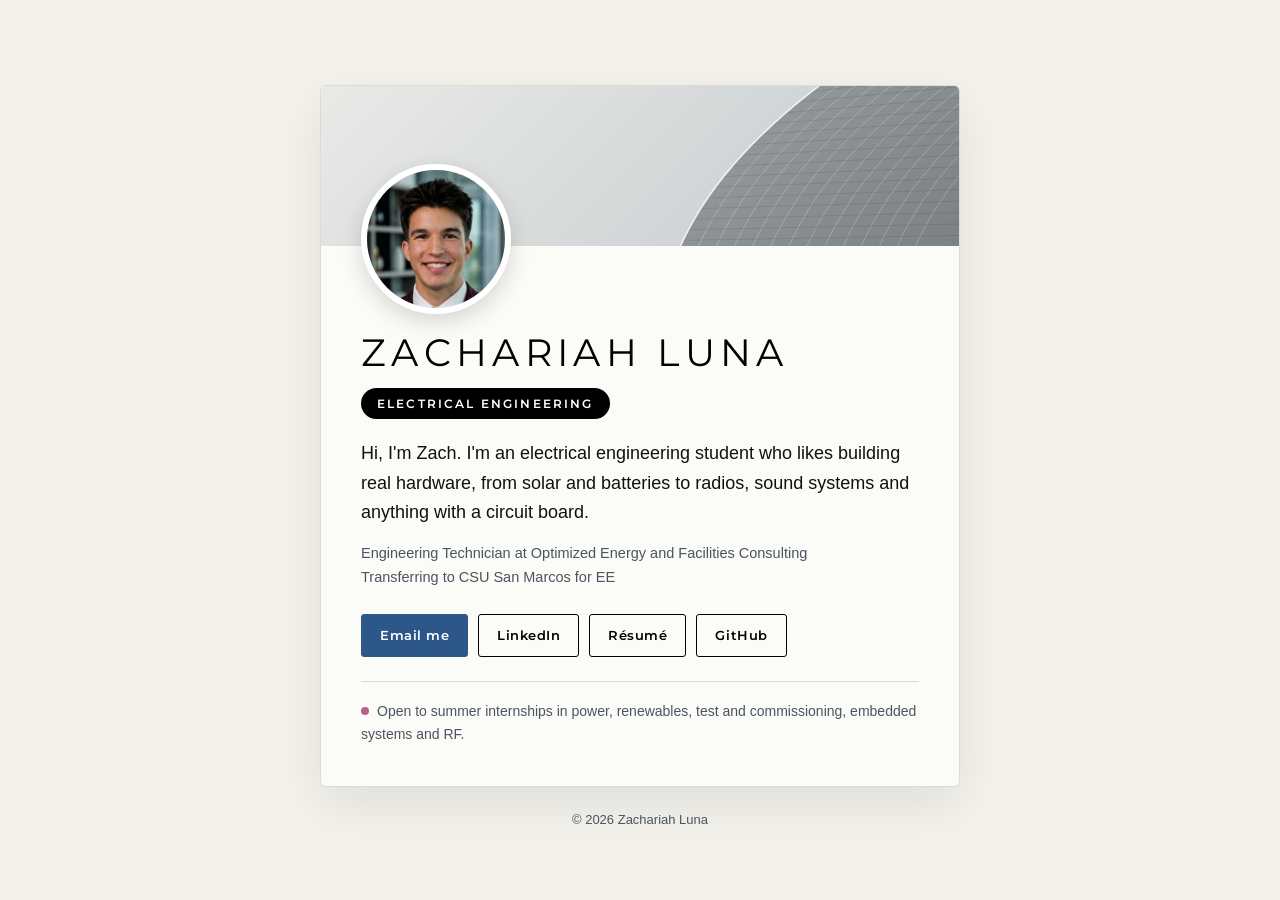
<file: index.html>
<!DOCTYPE html>
<html lang="en">
<head>
  <meta charset="utf-8">
  <meta name="viewport" content="width=device-width, initial-scale=1">
  <title>Zachariah Luna — Electrical Engineering</title>
  <meta name="description" content="Electrical engineering student building hardware: power electronics, renewables, embedded systems, RF and audio.">
  <meta property="og:title" content="Zachariah Luna — Electrical Engineering">
  <meta property="og:description" content="Electrical engineering student building hardware: power electronics, renewables, embedded systems, RF and audio.">
  <link rel="icon" href="assets/favicon.svg" type="image/svg+xml">
  <link rel="preconnect" href="https://fonts.googleapis.com">
  <link rel="preconnect" href="https://fonts.gstatic.com" crossorigin>
  <link rel="stylesheet" href="https://fonts.googleapis.com/css2?family=Montserrat:wght@400;500;600;700&display=swap">
  <link rel="stylesheet" href="css/style.css">
</head>
<body class="card-page">
  <main class="bcard">
    <div class="bcard-banner" aria-hidden="true"></div>
    <img class="bcard-photo" src="assets/img/profile.jpg" alt="Zachariah Luna" width="150" height="150">
    <div class="bcard-body">
      <h1 class="bcard-name">Zachariah Luna</h1>
      <p class="pill">Electrical Engineering</p>
      <p class="bcard-hello">Hi, I'm Zach. I'm an electrical engineering student who likes building real hardware, from solar and batteries to radios, sound systems and anything with a circuit board.</p>
      <p class="bcard-role">Engineering Technician at Optimized Energy and Facilities Consulting<br>Transferring to CSU San Marcos for EE</p>
      <div class="bcard-links">
        <a class="btn primary" href="mailto:your.email@example.com">Email me</a>
        <a class="btn" href="https://www.linkedin.com/in/zachariah-luna-01328830b/">LinkedIn</a>
        <a class="btn" href="assets/resume.pdf">Résumé</a>
        <a class="btn" href="https://github.com/YOUR-GITHUB-USERNAME">GitHub</a>
      </div>
      <p class="bcard-note">Open to summer internships in power, renewables, test and commissioning, embedded systems and RF.</p>
    </div>
  </main>
  <p class="bcard-foot">&copy; 2026 Zachariah Luna</p>
</body>
</html>
</file>
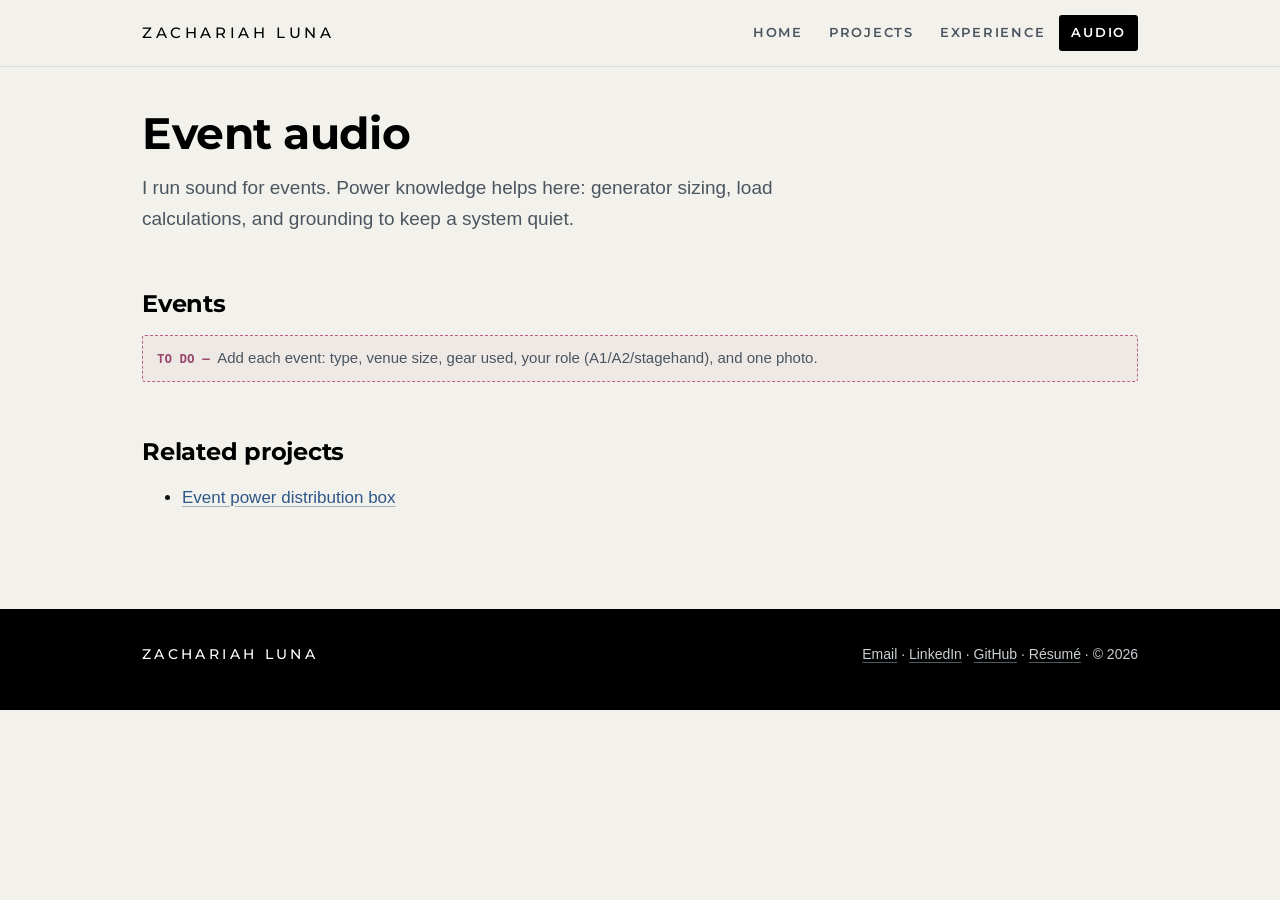
<file: audio.html>
<!DOCTYPE html>
<html lang="en">
<head>
  <meta charset="utf-8">
  <meta name="viewport" content="width=device-width, initial-scale=1">
  <title>Audio — Zachariah Luna</title>
  <meta name="description" content="Event sound and production work.">
  <meta property="og:title" content="Audio — Zachariah Luna">
  <meta property="og:description" content="Event sound and production work.">
  <link rel="icon" href="assets/favicon.svg" type="image/svg+xml">
  <link rel="preconnect" href="https://fonts.googleapis.com">
  <link rel="preconnect" href="https://fonts.gstatic.com" crossorigin>
  <link rel="stylesheet" href="https://fonts.googleapis.com/css2?family=Montserrat:wght@400;500;600;700&display=swap">
  <link rel="stylesheet" href="css/style.css">
</head>
<body>
  <header class="site-header">
    <div class="wrap">
      <a class="brand" href="index.html">Zachariah Luna</a>
      <nav class="nav" aria-label="Main">
      <a href="index.html">Home</a>
      <a href="projects.html">Projects</a>
      <a href="experience.html">Experience</a>
      <a href="audio.html" aria-current="page">Audio</a>
      </nav>
    </div>
  </header>

  <main class="wrap">

    <h1>Event audio</h1>
    <p class="lede">I run sound for events. Power knowledge helps here: generator sizing, load calculations, and grounding to keep a system quiet.</p>

    <h2>Events</h2>
    <p class="todo">Add each event: type, venue size, gear used, your role (A1/A2/stagehand), and one photo.</p>

    <h2>Related projects</h2>
    <ul>
      <li><a href="projects/event-power-box.html">Event power distribution box</a></li>
    </ul>
  </main>

  <footer class="site-footer">
    <div class="wrap">
      <span class="sig">Zachariah Luna</span>
      <span><a href="mailto:your.email@example.com">Email</a> &middot; <a href="https://www.linkedin.com/in/zachariah-luna-01328830b/">LinkedIn</a> &middot; <a href="https://github.com/YOUR-GITHUB-USERNAME">GitHub</a> &middot; <a href="assets/resume.pdf">Résumé</a> &middot; &copy; 2026</span>
    </div>
  </footer>
</body>
</html>
</file>
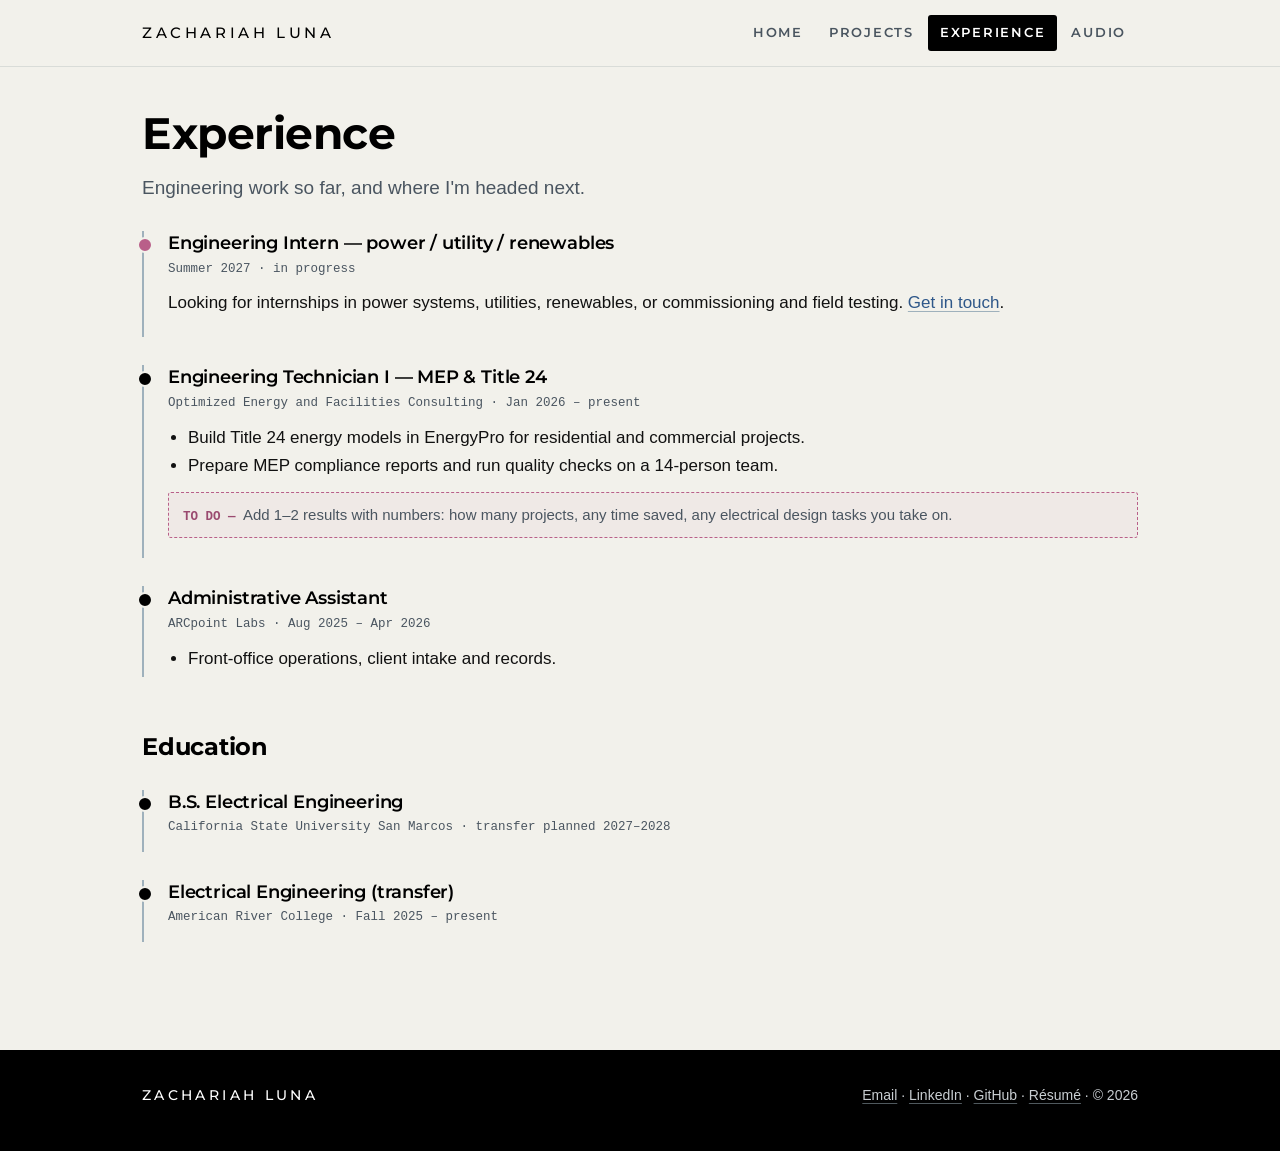
<file: experience.html>
<!DOCTYPE html>
<html lang="en">
<head>
  <meta charset="utf-8">
  <meta name="viewport" content="width=device-width, initial-scale=1">
  <title>Experience — Zachariah Luna</title>
  <meta name="description" content="Work experience in MEP engineering and Title 24 energy modeling.">
  <meta property="og:title" content="Experience — Zachariah Luna">
  <meta property="og:description" content="Work experience in MEP engineering and Title 24 energy modeling.">
  <link rel="icon" href="assets/favicon.svg" type="image/svg+xml">
  <link rel="preconnect" href="https://fonts.googleapis.com">
  <link rel="preconnect" href="https://fonts.gstatic.com" crossorigin>
  <link rel="stylesheet" href="https://fonts.googleapis.com/css2?family=Montserrat:wght@400;500;600;700&display=swap">
  <link rel="stylesheet" href="css/style.css">
</head>
<body>
  <header class="site-header">
    <div class="wrap">
      <a class="brand" href="index.html">Zachariah Luna</a>
      <nav class="nav" aria-label="Main">
      <a href="index.html">Home</a>
      <a href="projects.html">Projects</a>
      <a href="experience.html" aria-current="page">Experience</a>
      <a href="audio.html">Audio</a>
      </nav>
    </div>
  </header>

  <main class="wrap">

    <h1>Experience</h1>
    <p class="lede">Engineering work so far, and where I'm headed next.</p>

    <div class="job future">
      <h3>Engineering Intern — power / utility / renewables</h3>
      <p class="when">Summer 2027 &middot; in progress</p>
      <p>Looking for internships in power systems, utilities, renewables, or commissioning and field testing. <a href="mailto:your.email@example.com">Get in touch</a>.</p>
    </div>

    <div class="job">
      <h3>Engineering Technician I — MEP &amp; Title 24</h3>
      <p class="when">Optimized Energy and Facilities Consulting &middot; Jan 2026 – present</p>
      <ul>
        <li>Build Title 24 energy models in EnergyPro for residential and commercial projects.</li>
        <li>Prepare MEP compliance reports and run quality checks on a 14-person team.</li>
      </ul>
      <p class="todo">Add 1–2 results with numbers: how many projects, any time saved, any electrical design tasks you take on.</p>
    </div>

    <div class="job">
      <h3>Administrative Assistant</h3>
      <p class="when">ARCpoint Labs &middot; Aug 2025 – Apr 2026</p>
      <ul><li>Front-office operations, client intake and records.</li></ul>
    </div>

    <h2>Education</h2>
    <div class="job">
      <h3>B.S. Electrical Engineering</h3>
      <p class="when">California State University San Marcos &middot; transfer planned 2027–2028</p>
    </div>
    <div class="job">
      <h3>Electrical Engineering (transfer)</h3>
      <p class="when">American River College &middot; Fall 2025 – present</p>
    </div>
  </main>

  <footer class="site-footer">
    <div class="wrap">
      <span class="sig">Zachariah Luna</span>
      <span><a href="mailto:your.email@example.com">Email</a> &middot; <a href="https://www.linkedin.com/in/zachariah-luna-01328830b/">LinkedIn</a> &middot; <a href="https://github.com/YOUR-GITHUB-USERNAME">GitHub</a> &middot; <a href="assets/resume.pdf">Résumé</a> &middot; &copy; 2026</span>
    </div>
  </footer>
</body>
</html>
</file>
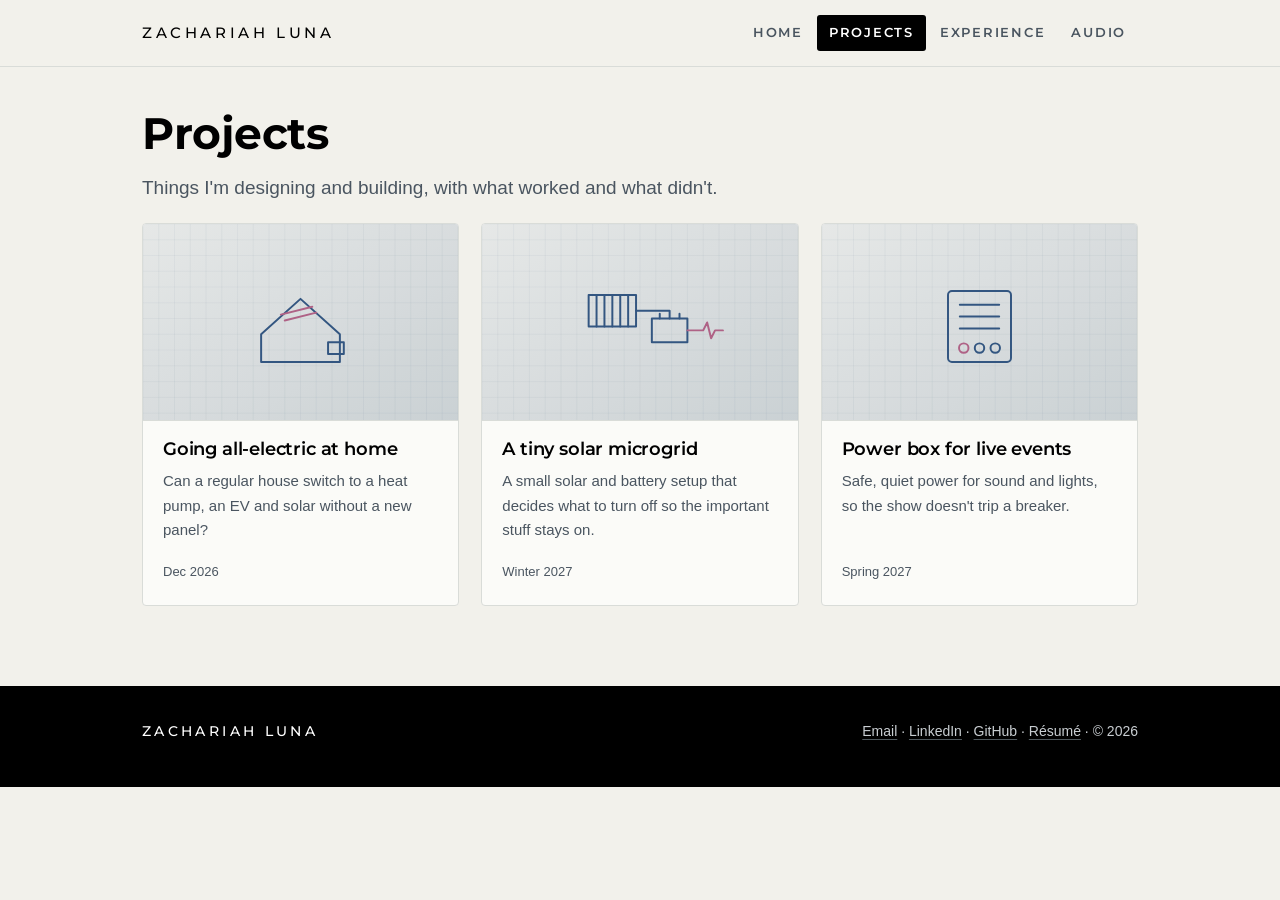
<file: projects.html>
<!DOCTYPE html>
<html lang="en">
<head>
  <meta charset="utf-8">
  <meta name="viewport" content="width=device-width, initial-scale=1">
  <title>Projects — Zachariah Luna</title>
  <meta name="description" content="Engineering projects: building electrification, a solar microgrid, event power distribution.">
  <meta property="og:title" content="Projects — Zachariah Luna">
  <meta property="og:description" content="Engineering projects: building electrification, a solar microgrid, event power distribution.">
  <link rel="icon" href="assets/favicon.svg" type="image/svg+xml">
  <link rel="preconnect" href="https://fonts.googleapis.com">
  <link rel="preconnect" href="https://fonts.gstatic.com" crossorigin>
  <link rel="stylesheet" href="https://fonts.googleapis.com/css2?family=Montserrat:wght@400;500;600;700&display=swap">
  <link rel="stylesheet" href="css/style.css">
</head>
<body>
  <header class="site-header">
    <div class="wrap">
      <a class="brand" href="index.html">Zachariah Luna</a>
      <nav class="nav" aria-label="Main">
      <a href="index.html">Home</a>
      <a href="projects.html" aria-current="page">Projects</a>
      <a href="experience.html">Experience</a>
      <a href="audio.html">Audio</a>
      </nav>
    </div>
  </header>

  <main class="wrap">
    <h1>Projects</h1>
    <p class="lede">Things I'm designing and building, with what worked and what didn't.</p>

    <div class="cards">
      <a class="card" href="projects/residential-electrification.html">
        <img src="assets/img/electrification.svg" alt="" loading="lazy" width="800" height="500">
        <div class="card-body"><h3>Going all-electric at home</h3><p>Can a regular house switch to a heat pump, an EV and solar without a new panel?</p><span class="when">Dec 2026</span></div>
      </a>
      <a class="card" href="projects/dc-microgrid.html">
        <img src="assets/img/microgrid.svg" alt="" loading="lazy" width="800" height="500">
        <div class="card-body"><h3>A tiny solar microgrid</h3><p>A small solar and battery setup that decides what to turn off so the important stuff stays on.</p><span class="when">Winter 2027</span></div>
      </a>
      <a class="card" href="projects/event-power-box.html">
        <img src="assets/img/powerbox.svg" alt="" loading="lazy" width="800" height="500">
        <div class="card-body"><h3>Power box for live events</h3><p>Safe, quiet power for sound and lights, so the show doesn't trip a breaker.</p><span class="when">Spring 2027</span></div>
      </a>
    </div>
  </main>

  <footer class="site-footer">
    <div class="wrap">
      <span class="sig">Zachariah Luna</span>
      <span><a href="mailto:your.email@example.com">Email</a> &middot; <a href="https://www.linkedin.com/in/zachariah-luna-01328830b/">LinkedIn</a> &middot; <a href="https://github.com/YOUR-GITHUB-USERNAME">GitHub</a> &middot; <a href="assets/resume.pdf">Résumé</a> &middot; &copy; 2026</span>
    </div>
  </footer>
</body>
</html>
</file>
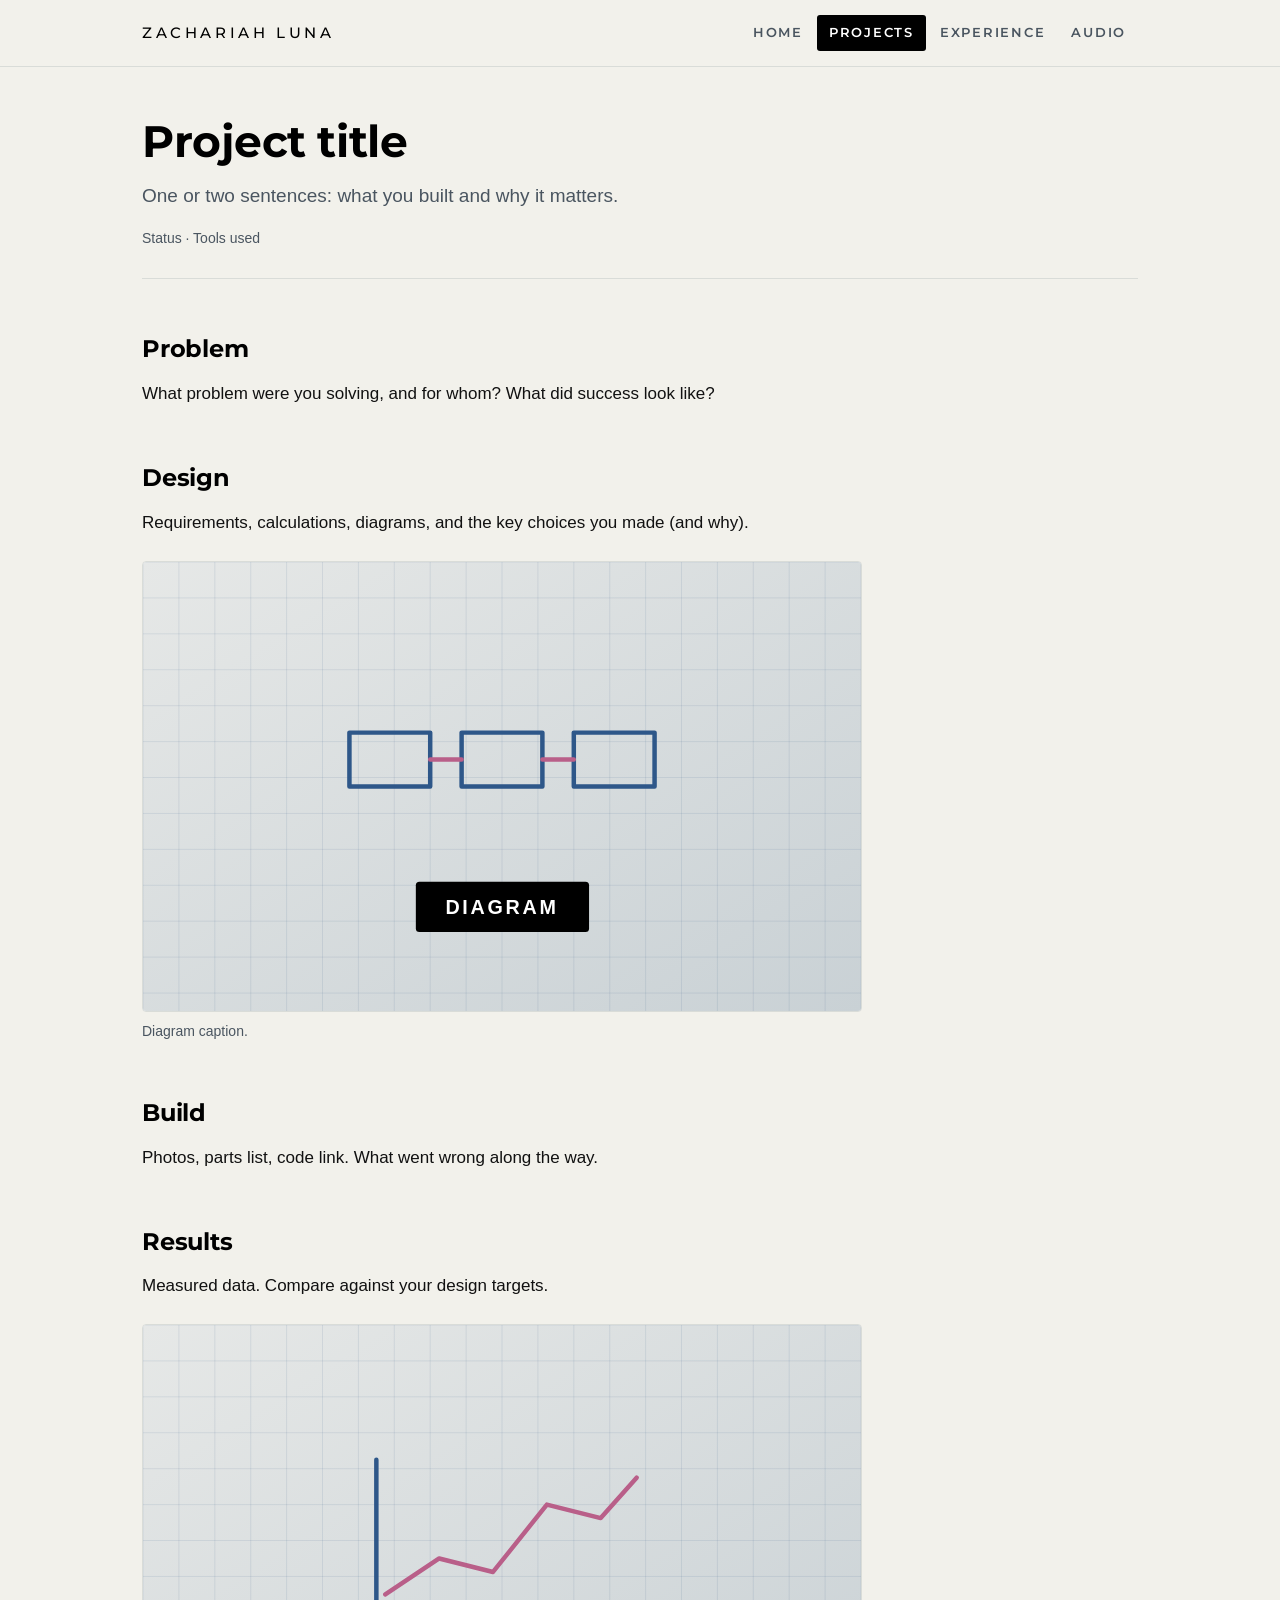
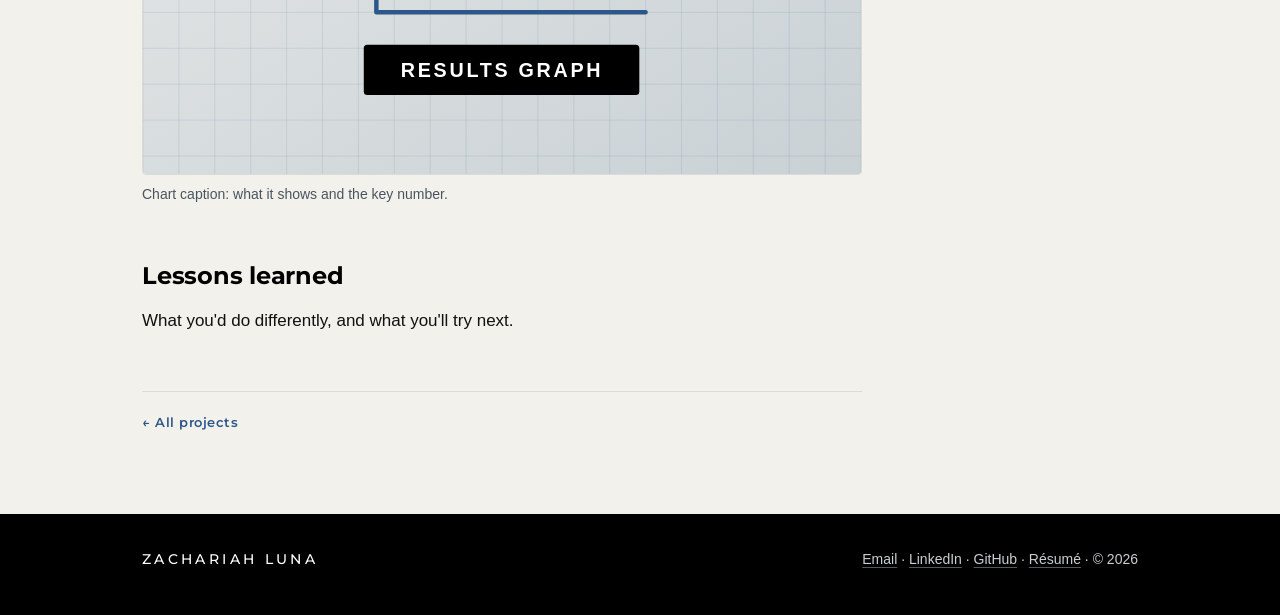
<file: projects/_template.html>
<!DOCTYPE html>
<html lang="en">
<head>
  <meta charset="utf-8">
  <meta name="viewport" content="width=device-width, initial-scale=1">
  <title>Project title — Zachariah Luna</title>
  <meta name="description" content="One or two sentences: what you built and why it matters.">
  <meta property="og:title" content="Project title — Zachariah Luna">
  <meta property="og:description" content="One or two sentences: what you built and why it matters.">
  <link rel="icon" href="../assets/favicon.svg" type="image/svg+xml">
  <link rel="preconnect" href="https://fonts.googleapis.com">
  <link rel="preconnect" href="https://fonts.gstatic.com" crossorigin>
  <link rel="stylesheet" href="https://fonts.googleapis.com/css2?family=Montserrat:wght@400;500;600;700&display=swap">
  <link rel="stylesheet" href="../css/style.css">
</head>
<body>
  <header class="site-header">
    <div class="wrap">
      <a class="brand" href="../index.html">Zachariah Luna</a>
      <nav class="nav" aria-label="Main">
      <a href="../index.html">Home</a>
      <a href="../projects.html" aria-current="page">Projects</a>
      <a href="../experience.html">Experience</a>
      <a href="../audio.html">Audio</a>
      </nav>
    </div>
  </header>

  <main class="wrap">
    <header class="project-head">
      <h1>Project title</h1>
      <p class="lede">One or two sentences: what you built and why it matters.</p>
      <p class="meta-line">Status &middot; Tools used</p>
    </header>

    <article class="article">
      <h2 id="problem">Problem</h2>
      <p>What problem were you solving, and for whom? What did success look like?</p>
      <h2 id="design">Design</h2>
      <p>Requirements, calculations, diagrams, and the key choices you made (and why).</p>
      <figure><img src="../assets/img/diagram-placeholder.svg" alt="Diagram caption." loading="lazy" width="800" height="500"><figcaption>Diagram caption.</figcaption></figure>
      <h2 id="build">Build</h2>
      <p>Photos, parts list, code link. What went wrong along the way.</p>
      <h2 id="results">Results</h2>
      <p>Measured data. Compare against your design targets.</p>
      <figure><img src="../assets/img/chart-placeholder.svg" alt="Chart caption: what it shows and the key number." loading="lazy" width="800" height="500"><figcaption>Chart caption: what it shows and the key number.</figcaption></figure>
      <h2 id="lessons-learned">Lessons learned</h2>
      <p>What you'd do differently, and what you'll try next.</p>

      <nav class="pager" aria-label="Project navigation"><a href="../projects.html">&larr; All projects</a><span></span></nav>
    </article>
  </main>

  <footer class="site-footer">
    <div class="wrap">
      <span class="sig">Zachariah Luna</span>
      <span><a href="mailto:your.email@example.com">Email</a> &middot; <a href="https://www.linkedin.com/in/zachariah-luna-01328830b/">LinkedIn</a> &middot; <a href="https://github.com/YOUR-GITHUB-USERNAME">GitHub</a> &middot; <a href="../assets/resume.pdf">Résumé</a> &middot; &copy; 2026</span>
    </div>
  </footer>
</body>
</html>
</file>
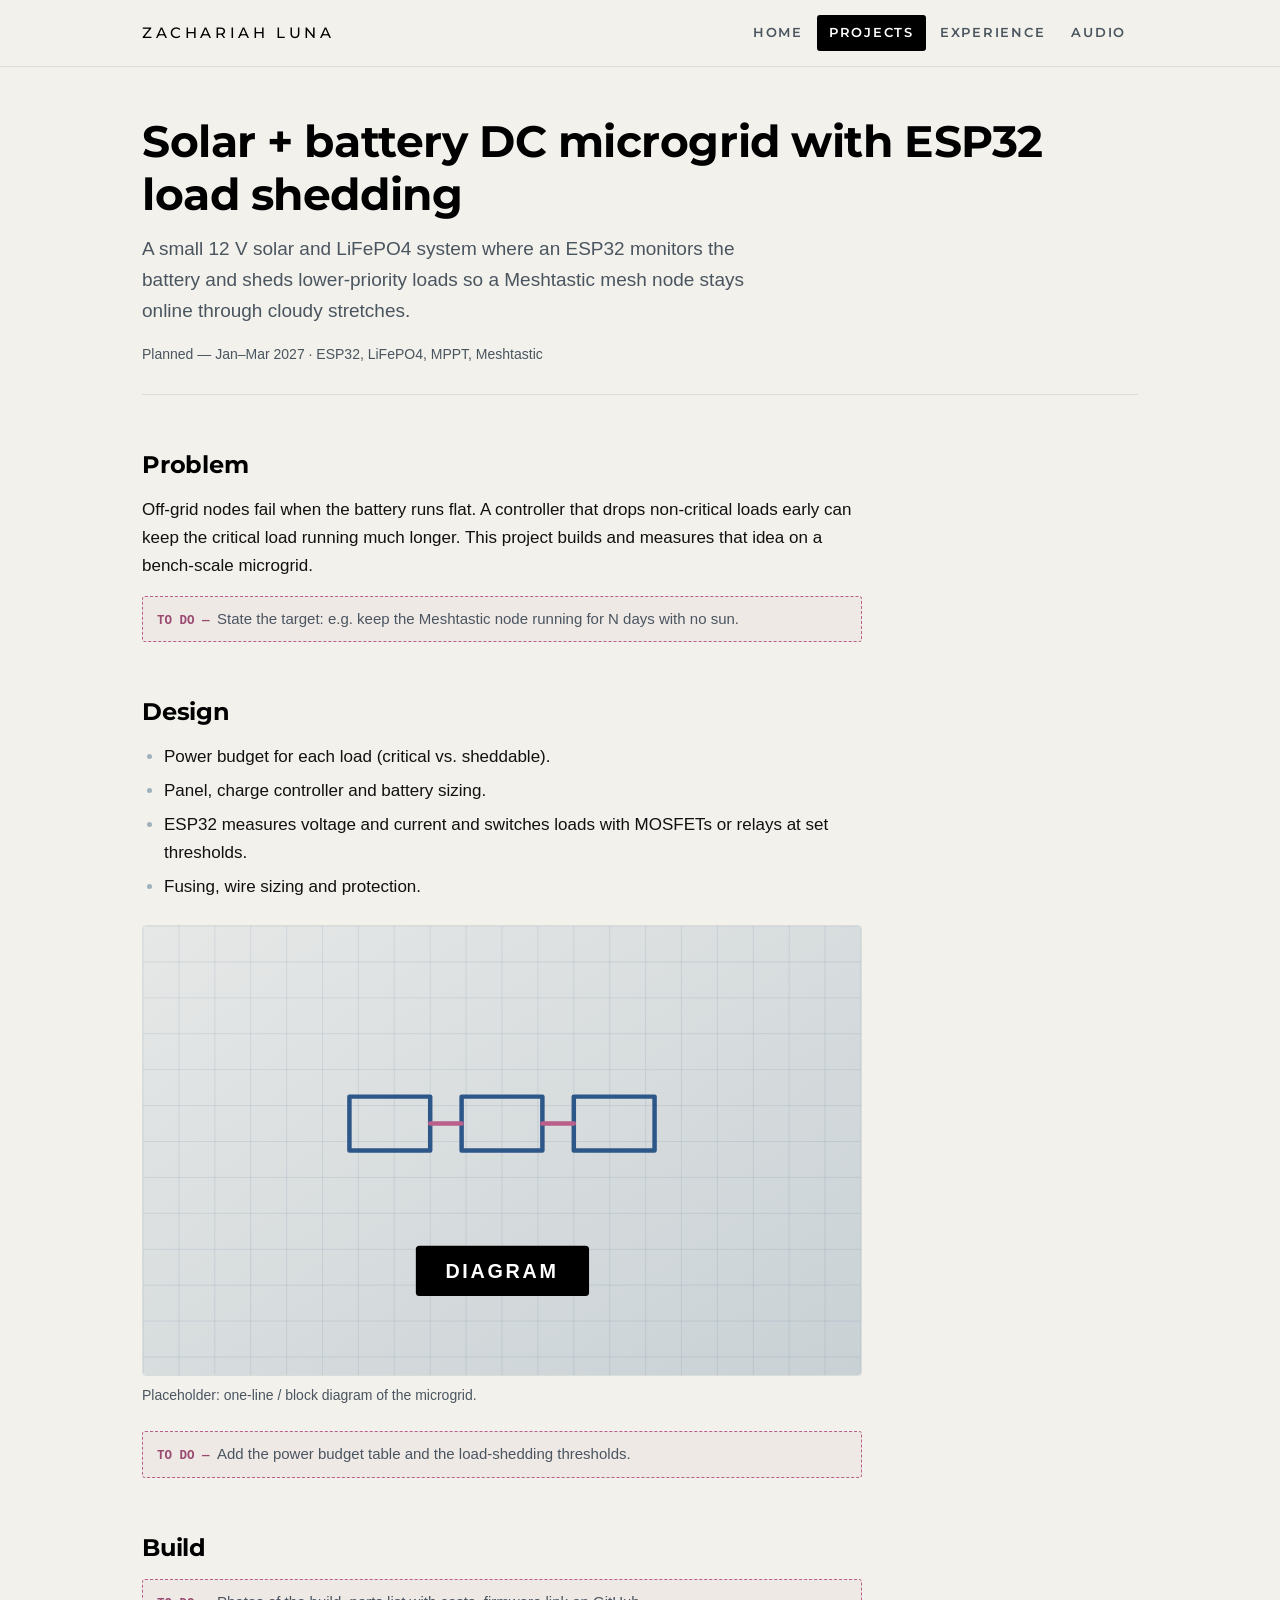
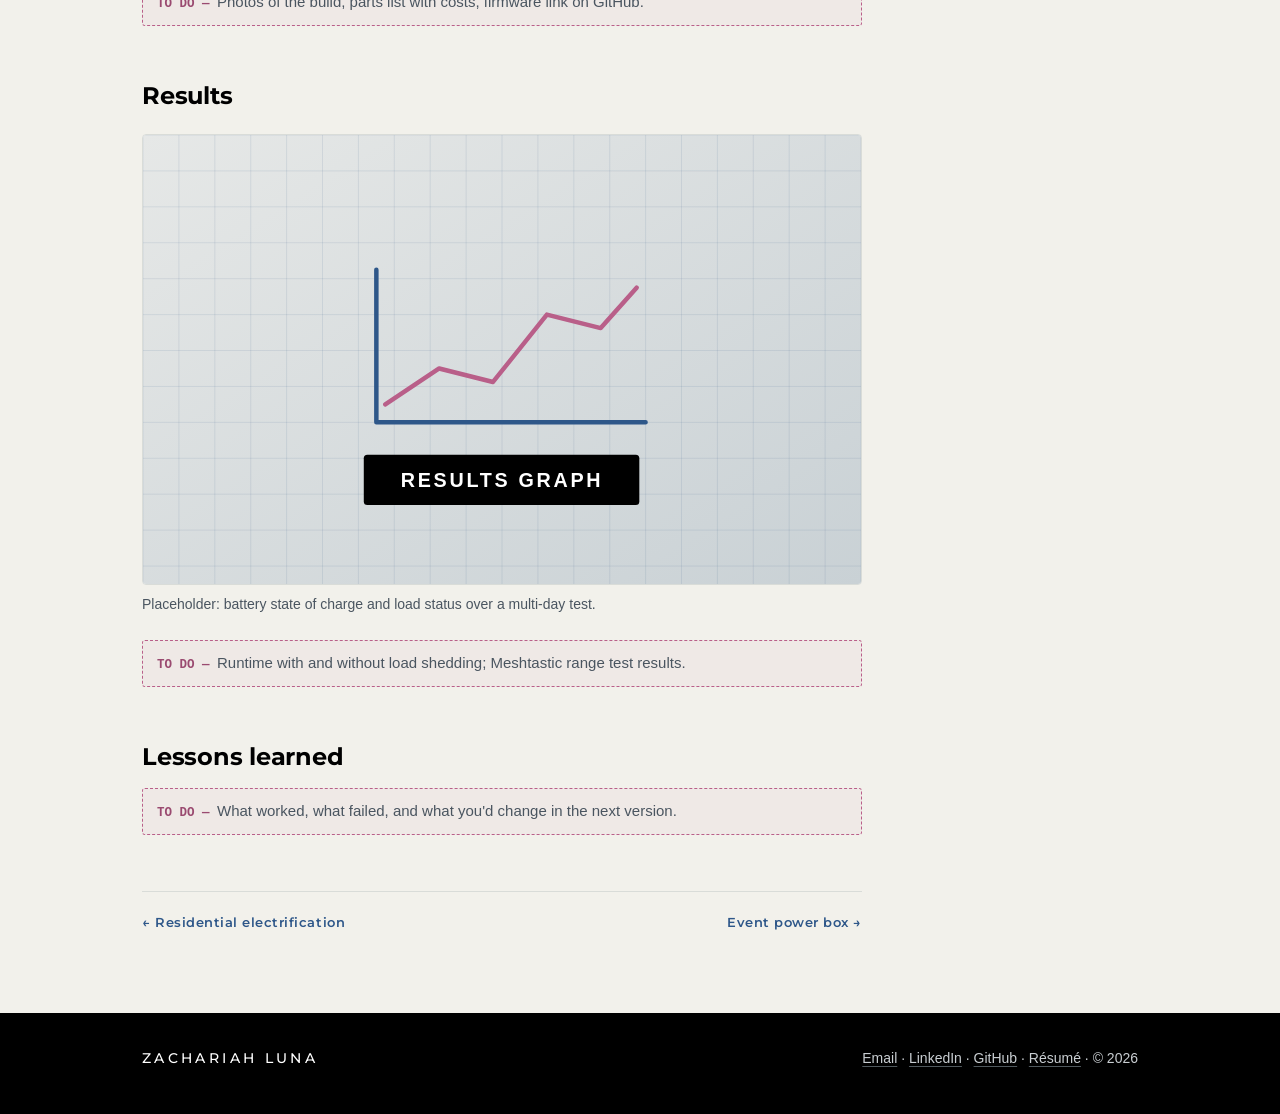
<file: projects/dc-microgrid.html>
<!DOCTYPE html>
<html lang="en">
<head>
  <meta charset="utf-8">
  <meta name="viewport" content="width=device-width, initial-scale=1">
  <title>Solar + battery DC microgrid with ESP32 load shedding — Zachariah Luna</title>
  <meta name="description" content="A small 12 V solar and LiFePO4 system where an ESP32 monitors the battery and sheds lower-priority loads so a Meshtastic mesh node stays online through cloudy stretches.">
  <meta property="og:title" content="Solar + battery DC microgrid with ESP32 load shedding — Zachariah Luna">
  <meta property="og:description" content="A small 12 V solar and LiFePO4 system where an ESP32 monitors the battery and sheds lower-priority loads so a Meshtastic mesh node stays online through cloudy stretches.">
  <link rel="icon" href="../assets/favicon.svg" type="image/svg+xml">
  <link rel="preconnect" href="https://fonts.googleapis.com">
  <link rel="preconnect" href="https://fonts.gstatic.com" crossorigin>
  <link rel="stylesheet" href="https://fonts.googleapis.com/css2?family=Montserrat:wght@400;500;600;700&display=swap">
  <link rel="stylesheet" href="../css/style.css">
</head>
<body>
  <header class="site-header">
    <div class="wrap">
      <a class="brand" href="../index.html">Zachariah Luna</a>
      <nav class="nav" aria-label="Main">
      <a href="../index.html">Home</a>
      <a href="../projects.html" aria-current="page">Projects</a>
      <a href="../experience.html">Experience</a>
      <a href="../audio.html">Audio</a>
      </nav>
    </div>
  </header>

  <main class="wrap">
    <header class="project-head">
      <h1>Solar + battery DC microgrid with ESP32 load shedding</h1>
      <p class="lede">A small 12 V solar and LiFePO4 system where an ESP32 monitors the battery and sheds lower-priority loads so a Meshtastic mesh node stays online through cloudy stretches.</p>
      <p class="meta-line">Planned — Jan–Mar 2027 &middot; ESP32, LiFePO4, MPPT, Meshtastic</p>
    </header>

    <article class="article">
      <h2 id="problem">Problem</h2>
      <p>Off-grid nodes fail when the battery runs flat. A controller that drops non-critical loads early can keep the critical load running much longer. This project builds and measures that idea on a bench-scale microgrid.</p>
      <p class="todo">State the target: e.g. keep the Meshtastic node running for N days with no sun.</p>
      <h2 id="design">Design</h2>
      <ul><li>Power budget for each load (critical vs. sheddable).</li><li>Panel, charge controller and battery sizing.</li><li>ESP32 measures voltage and current and switches loads with MOSFETs or relays at set thresholds.</li><li>Fusing, wire sizing and protection.</li></ul>
      <figure><img src="../assets/img/diagram-placeholder.svg" alt="Placeholder: one-line / block diagram of the microgrid." loading="lazy" width="800" height="500"><figcaption>Placeholder: one-line / block diagram of the microgrid.</figcaption></figure>
      <p class="todo">Add the power budget table and the load-shedding thresholds.</p>
      <h2 id="build">Build</h2>
      <p class="todo">Photos of the build, parts list with costs, firmware link on GitHub.</p>
      <h2 id="results">Results</h2>
      <figure><img src="../assets/img/chart-placeholder.svg" alt="Placeholder: battery state of charge and load status over a multi-day test." loading="lazy" width="800" height="500"><figcaption>Placeholder: battery state of charge and load status over a multi-day test.</figcaption></figure>
      <p class="todo">Runtime with and without load shedding; Meshtastic range test results.</p>
      <h2 id="lessons-learned">Lessons learned</h2>
      <p class="todo">What worked, what failed, and what you'd change in the next version.</p>

      <nav class="pager" aria-label="Project navigation"><a href="residential-electrification.html">&larr; Residential electrification</a><a href="event-power-box.html">Event power box &rarr;</a></nav>
    </article>
  </main>

  <footer class="site-footer">
    <div class="wrap">
      <span class="sig">Zachariah Luna</span>
      <span><a href="mailto:your.email@example.com">Email</a> &middot; <a href="https://www.linkedin.com/in/zachariah-luna-01328830b/">LinkedIn</a> &middot; <a href="https://github.com/YOUR-GITHUB-USERNAME">GitHub</a> &middot; <a href="../assets/resume.pdf">Résumé</a> &middot; &copy; 2026</span>
    </div>
  </footer>
</body>
</html>
</file>
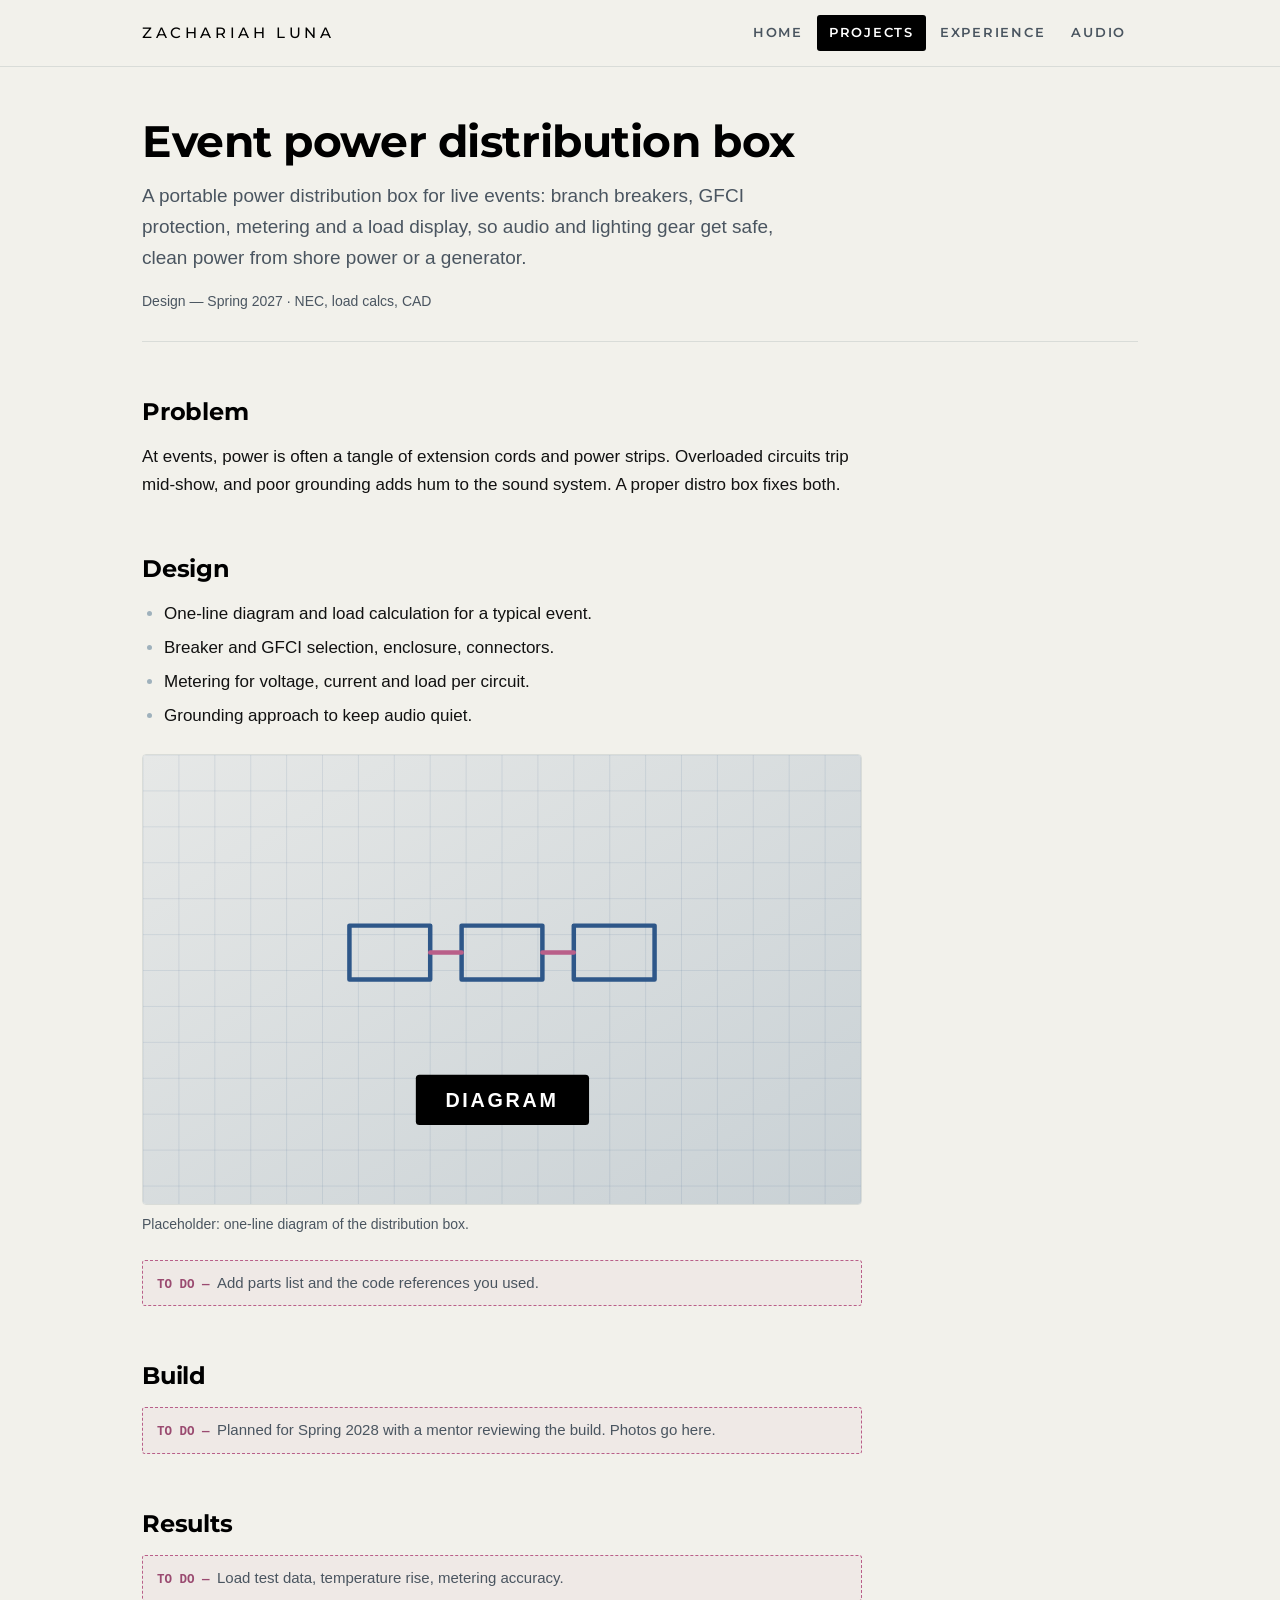
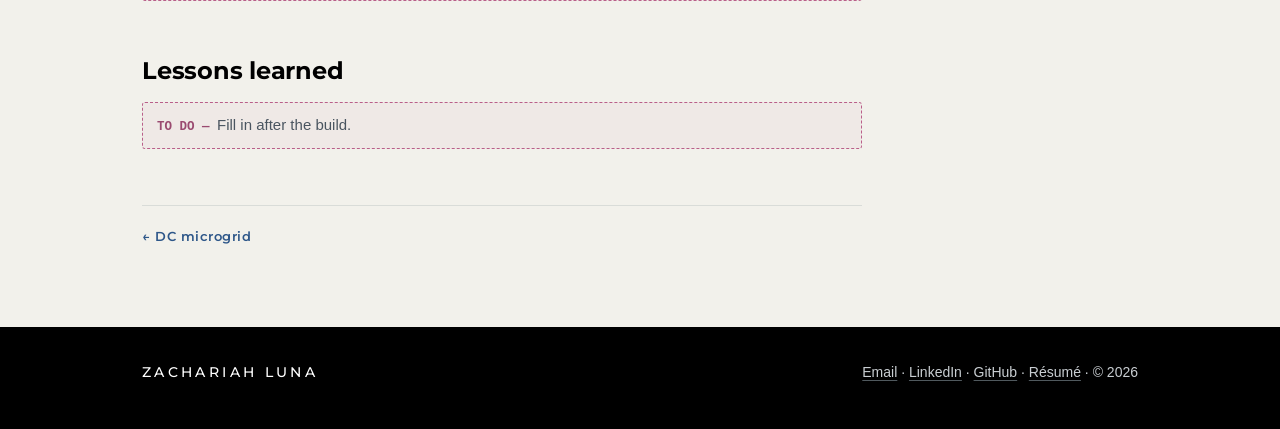
<file: projects/event-power-box.html>
<!DOCTYPE html>
<html lang="en">
<head>
  <meta charset="utf-8">
  <meta name="viewport" content="width=device-width, initial-scale=1">
  <title>Event power distribution box — Zachariah Luna</title>
  <meta name="description" content="A portable power distribution box for live events: branch breakers, GFCI protection, metering and a load display, so audio and lighting gear get safe, clean power from shore power or a generator.">
  <meta property="og:title" content="Event power distribution box — Zachariah Luna">
  <meta property="og:description" content="A portable power distribution box for live events: branch breakers, GFCI protection, metering and a load display, so audio and lighting gear get safe, clean power from shore power or a generator.">
  <link rel="icon" href="../assets/favicon.svg" type="image/svg+xml">
  <link rel="preconnect" href="https://fonts.googleapis.com">
  <link rel="preconnect" href="https://fonts.gstatic.com" crossorigin>
  <link rel="stylesheet" href="https://fonts.googleapis.com/css2?family=Montserrat:wght@400;500;600;700&display=swap">
  <link rel="stylesheet" href="../css/style.css">
</head>
<body>
  <header class="site-header">
    <div class="wrap">
      <a class="brand" href="../index.html">Zachariah Luna</a>
      <nav class="nav" aria-label="Main">
      <a href="../index.html">Home</a>
      <a href="../projects.html" aria-current="page">Projects</a>
      <a href="../experience.html">Experience</a>
      <a href="../audio.html">Audio</a>
      </nav>
    </div>
  </header>

  <main class="wrap">
    <header class="project-head">
      <h1>Event power distribution box</h1>
      <p class="lede">A portable power distribution box for live events: branch breakers, GFCI protection, metering and a load display, so audio and lighting gear get safe, clean power from shore power or a generator.</p>
      <p class="meta-line">Design — Spring 2027 &middot; NEC, load calcs, CAD</p>
    </header>

    <article class="article">
      <h2 id="problem">Problem</h2>
      <p>At events, power is often a tangle of extension cords and power strips. Overloaded circuits trip mid-show, and poor grounding adds hum to the sound system. A proper distro box fixes both.</p>
      <h2 id="design">Design</h2>
      <ul><li>One-line diagram and load calculation for a typical event.</li><li>Breaker and GFCI selection, enclosure, connectors.</li><li>Metering for voltage, current and load per circuit.</li><li>Grounding approach to keep audio quiet.</li></ul>
      <figure><img src="../assets/img/diagram-placeholder.svg" alt="Placeholder: one-line diagram of the distribution box." loading="lazy" width="800" height="500"><figcaption>Placeholder: one-line diagram of the distribution box.</figcaption></figure>
      <p class="todo">Add parts list and the code references you used.</p>
      <h2 id="build">Build</h2>
      <p class="todo">Planned for Spring 2028 with a mentor reviewing the build. Photos go here.</p>
      <h2 id="results">Results</h2>
      <p class="todo">Load test data, temperature rise, metering accuracy.</p>
      <h2 id="lessons-learned">Lessons learned</h2>
      <p class="todo">Fill in after the build.</p>

      <nav class="pager" aria-label="Project navigation"><a href="dc-microgrid.html">&larr; DC microgrid</a><span></span></nav>
    </article>
  </main>

  <footer class="site-footer">
    <div class="wrap">
      <span class="sig">Zachariah Luna</span>
      <span><a href="mailto:your.email@example.com">Email</a> &middot; <a href="https://www.linkedin.com/in/zachariah-luna-01328830b/">LinkedIn</a> &middot; <a href="https://github.com/YOUR-GITHUB-USERNAME">GitHub</a> &middot; <a href="../assets/resume.pdf">Résumé</a> &middot; &copy; 2026</span>
    </div>
  </footer>
</body>
</html>
</file>
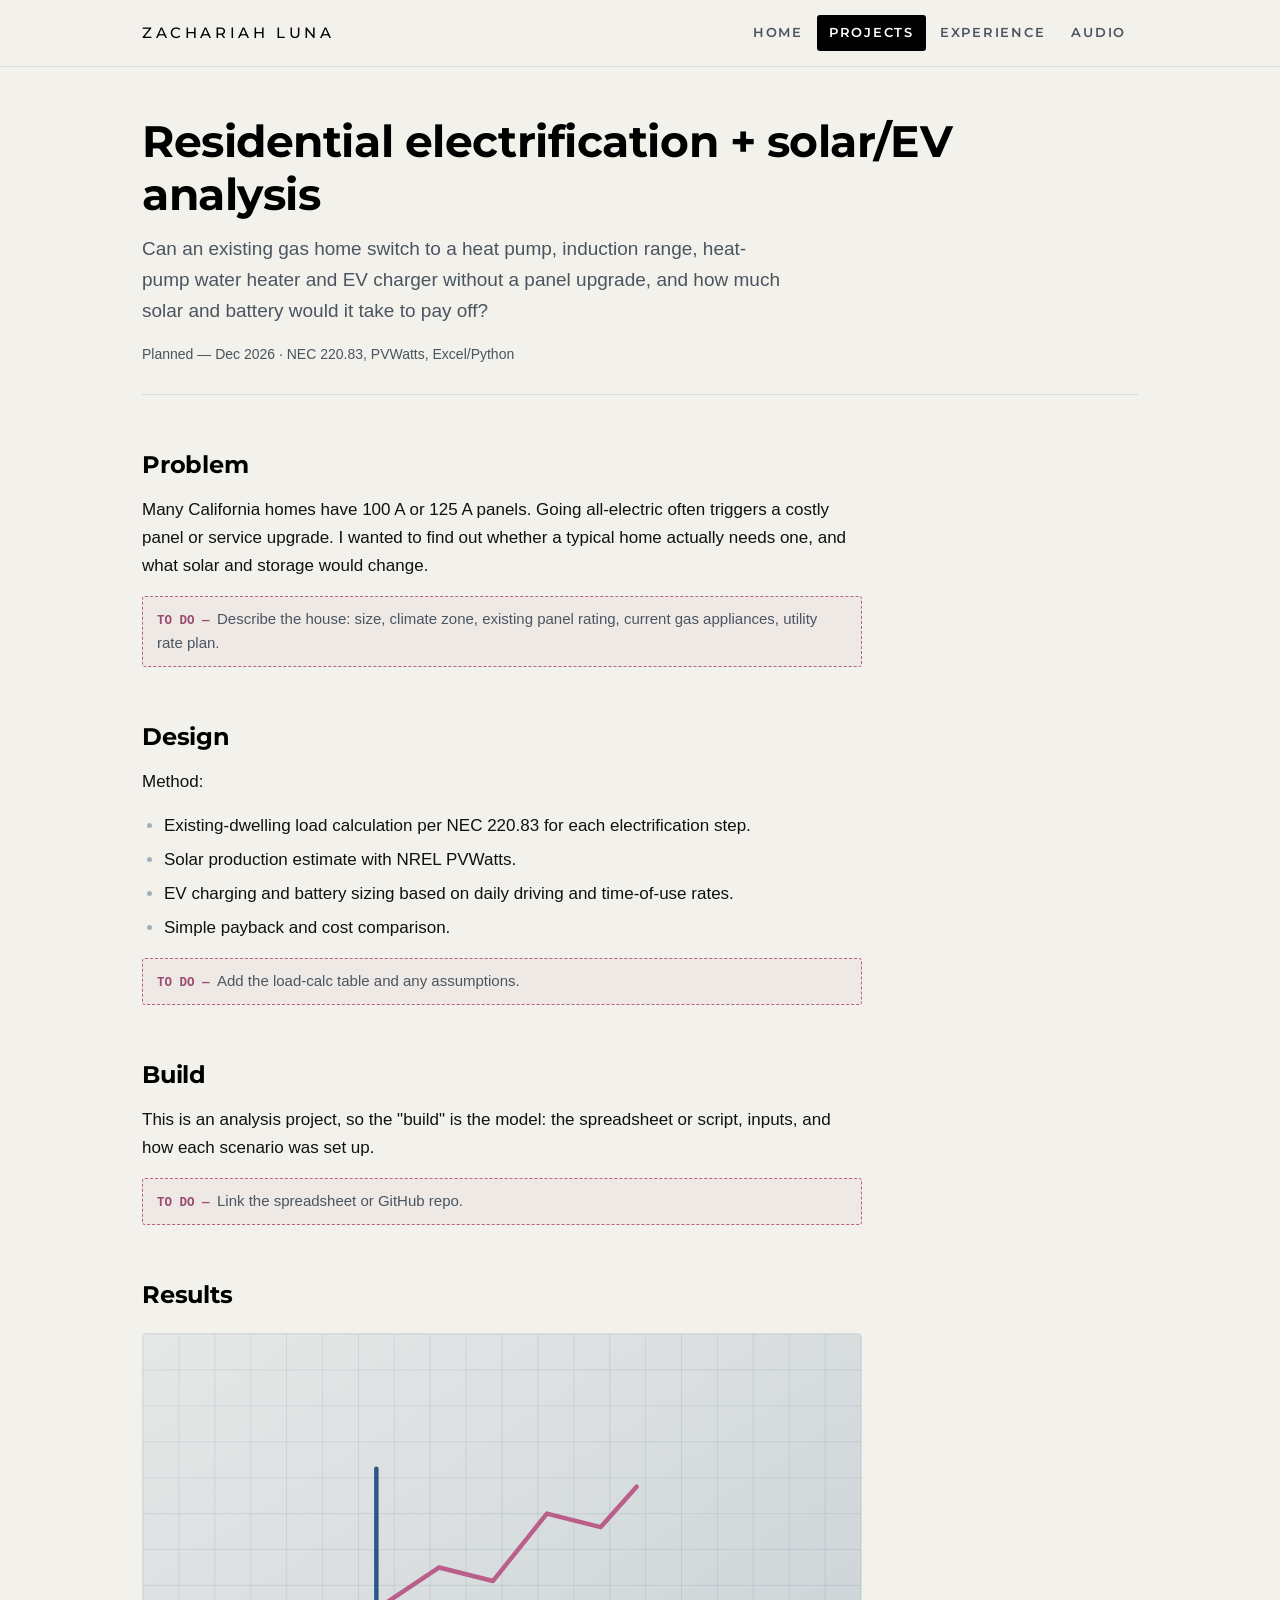
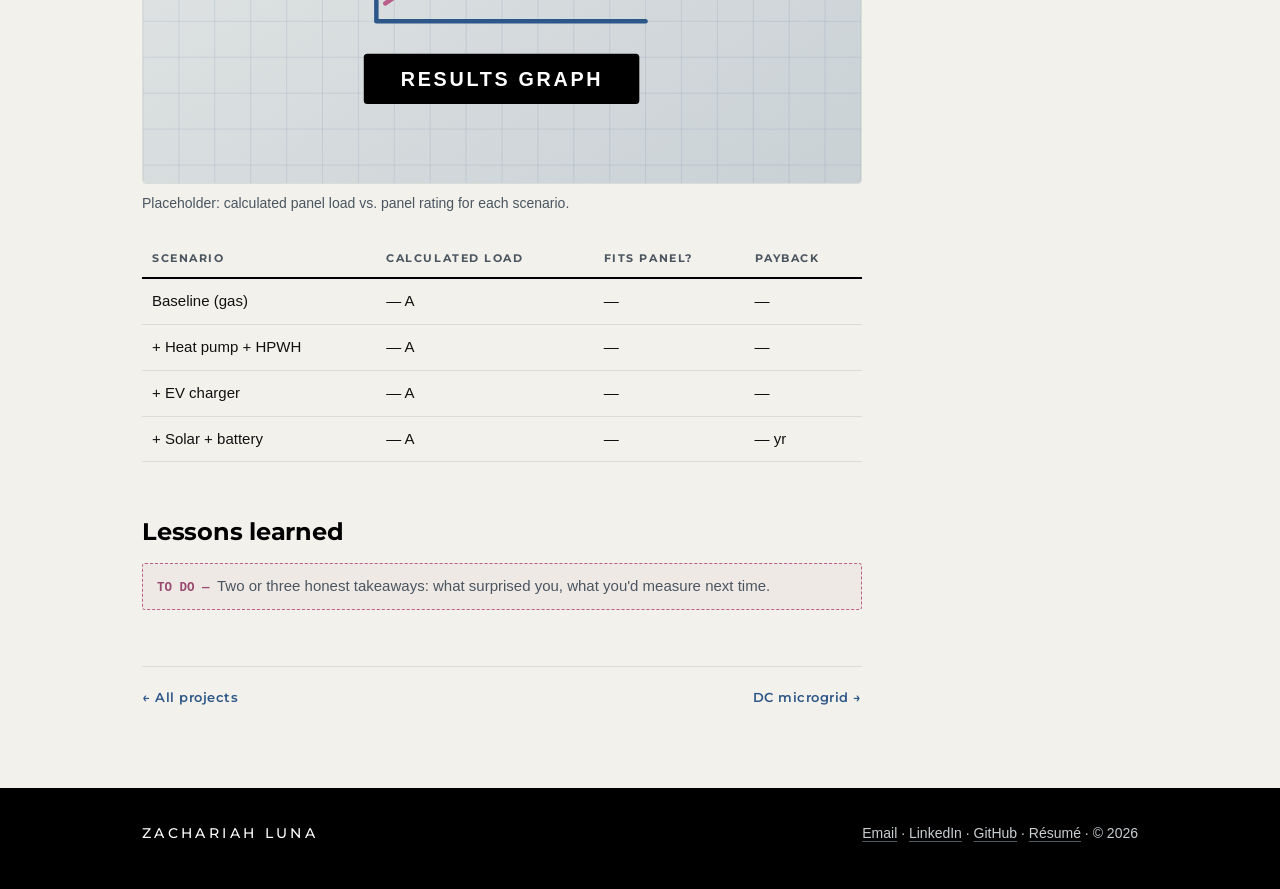
<file: projects/residential-electrification.html>
<!DOCTYPE html>
<html lang="en">
<head>
  <meta charset="utf-8">
  <meta name="viewport" content="width=device-width, initial-scale=1">
  <title>Residential electrification + solar/EV analysis — Zachariah Luna</title>
  <meta name="description" content="Can an existing gas home switch to a heat pump, induction range, heat-pump water heater and EV charger without a panel upgrade, and how much solar and battery would it take to pay off?">
  <meta property="og:title" content="Residential electrification + solar/EV analysis — Zachariah Luna">
  <meta property="og:description" content="Can an existing gas home switch to a heat pump, induction range, heat-pump water heater and EV charger without a panel upgrade, and how much solar and battery would it take to pay off?">
  <link rel="icon" href="../assets/favicon.svg" type="image/svg+xml">
  <link rel="preconnect" href="https://fonts.googleapis.com">
  <link rel="preconnect" href="https://fonts.gstatic.com" crossorigin>
  <link rel="stylesheet" href="https://fonts.googleapis.com/css2?family=Montserrat:wght@400;500;600;700&display=swap">
  <link rel="stylesheet" href="../css/style.css">
</head>
<body>
  <header class="site-header">
    <div class="wrap">
      <a class="brand" href="../index.html">Zachariah Luna</a>
      <nav class="nav" aria-label="Main">
      <a href="../index.html">Home</a>
      <a href="../projects.html" aria-current="page">Projects</a>
      <a href="../experience.html">Experience</a>
      <a href="../audio.html">Audio</a>
      </nav>
    </div>
  </header>

  <main class="wrap">
    <header class="project-head">
      <h1>Residential electrification + solar/EV analysis</h1>
      <p class="lede">Can an existing gas home switch to a heat pump, induction range, heat-pump water heater and EV charger without a panel upgrade, and how much solar and battery would it take to pay off?</p>
      <p class="meta-line">Planned — Dec 2026 &middot; NEC 220.83, PVWatts, Excel/Python</p>
    </header>

    <article class="article">
      <h2 id="problem">Problem</h2>
      <p>Many California homes have 100 A or 125 A panels. Going all-electric often triggers a costly panel or service upgrade. I wanted to find out whether a typical home actually needs one, and what solar and storage would change.</p>
      <p class="todo">Describe the house: size, climate zone, existing panel rating, current gas appliances, utility rate plan.</p>
      <h2 id="design">Design</h2>
      <p>Method:</p><ul><li>Existing-dwelling load calculation per NEC 220.83 for each electrification step.</li><li>Solar production estimate with NREL PVWatts.</li><li>EV charging and battery sizing based on daily driving and time-of-use rates.</li><li>Simple payback and cost comparison.</li></ul>
      <p class="todo">Add the load-calc table and any assumptions.</p>
      <h2 id="build">Build</h2>
      <p>This is an analysis project, so the "build" is the model: the spreadsheet or script, inputs, and how each scenario was set up.</p>
      <p class="todo">Link the spreadsheet or GitHub repo.</p>
      <h2 id="results">Results</h2>
      <figure><img src="../assets/img/chart-placeholder.svg" alt="Placeholder: calculated panel load vs. panel rating for each scenario." loading="lazy" width="800" height="500"><figcaption>Placeholder: calculated panel load vs. panel rating for each scenario.</figcaption></figure>
      <table><thead><tr><th>Scenario</th><th>Calculated load</th><th>Fits panel?</th><th>Payback</th></tr></thead><tbody><tr><td>Baseline (gas)</td><td>— A</td><td>—</td><td>—</td></tr><tr><td>+ Heat pump + HPWH</td><td>— A</td><td>—</td><td>—</td></tr><tr><td>+ EV charger</td><td>— A</td><td>—</td><td>—</td></tr><tr><td>+ Solar + battery</td><td>— A</td><td>—</td><td>— yr</td></tr></tbody></table>
      <h2 id="lessons-learned">Lessons learned</h2>
      <p class="todo">Two or three honest takeaways: what surprised you, what you'd measure next time.</p>

      <nav class="pager" aria-label="Project navigation"><a href="../projects.html">&larr; All projects</a><a href="dc-microgrid.html">DC microgrid &rarr;</a></nav>
    </article>
  </main>

  <footer class="site-footer">
    <div class="wrap">
      <span class="sig">Zachariah Luna</span>
      <span><a href="mailto:your.email@example.com">Email</a> &middot; <a href="https://www.linkedin.com/in/zachariah-luna-01328830b/">LinkedIn</a> &middot; <a href="https://github.com/YOUR-GITHUB-USERNAME">GitHub</a> &middot; <a href="../assets/resume.pdf">Résumé</a> &middot; &copy; 2026</span>
    </div>
  </footer>
</body>
</html>
</file>
<file: css/style.css>
/* ==========================================================
   Zachariah Luna — portfolio stylesheet
   Palette (coolors): #000000  #2E5789  #9FB1BC  #F2F1EB  #B95F89
   Matches the LinkedIn banner: script name, black pill label,
   wide-tracked capitals, grayscale architecture.
   ========================================================== */

:root {
  /* palette */
  --black: #000000;
  --blue: #2E5789;
  --slate: #9FB1BC;
  --paper: #F2F1EB;
  --mauve: #B95F89;

  /* roles */
  --bg: var(--paper);
  --surface: #FBFBF8;
  --ink: #111111;
  --muted: #4A5560;        /* darker slate, readable on paper */
  --line: #D9DCD8;
  --line-strong: var(--slate);
  --link: var(--blue);
  --accent-text: #9A4A70;  /* mauve, darkened for small text */

  --radius: 4px;
  --max: 1040px;

  --font: -apple-system, BlinkMacSystemFont, "Segoe UI", Roboto, "Helvetica Neue", Arial, sans-serif;
  --display: "Montserrat", "Inter", var(--font);
  --mono: ui-monospace, SFMono-Regular, Menlo, Consolas, monospace;
}

* { box-sizing: border-box; }
html { -webkit-text-size-adjust: 100%; }

body {
  margin: 0;
  background: var(--bg);
  color: var(--ink);
  font-family: var(--font);
  font-size: 17px;
  line-height: 1.65;
}

img { max-width: 100%; height: auto; display: block; }
a { color: var(--link); text-underline-offset: 3px; text-decoration-color: var(--slate); }
a:hover { text-decoration-color: var(--mauve); text-decoration-thickness: 2px; }

.wrap { max-width: var(--max); margin: 0 auto; padding: 0 22px; }

/* ---------- Header / nav ---------- */
.site-header {
  background: rgba(242, 241, 235, 0.92);
  backdrop-filter: saturate(140%) blur(8px);
  -webkit-backdrop-filter: saturate(140%) blur(8px);
  border-bottom: 1px solid var(--line);
  position: sticky; top: 0; z-index: 10;
}
.site-header .wrap {
  display: flex; align-items: center; justify-content: space-between;
  gap: 16px; min-height: 66px; flex-wrap: wrap;
}
.brand {
  font-family: var(--display); font-size: 15px; font-weight: 500;
  text-transform: uppercase; letter-spacing: 0.24em;
  color: var(--black); text-decoration: none;
}
.nav { display: flex; gap: 2px; flex-wrap: wrap; }
.nav a {
  font-family: var(--display); font-size: 12.5px; font-weight: 600;
  text-transform: uppercase; letter-spacing: 0.14em;
  color: var(--muted); text-decoration: none; padding: 8px 12px; border-radius: 3px;
}
.nav a:hover { color: var(--black); background: rgba(159, 177, 188, 0.25); }
.nav a[aria-current="page"] { color: #fff; background: var(--black); }

/* ---------- Typography ---------- */
h1, h2, h3 { font-family: var(--display); line-height: 1.2; letter-spacing: -0.01em; color: var(--black); }
h1 { font-size: clamp(30px, 5vw, 44px); font-weight: 700; margin: 0 0 12px; }
h2 { font-size: 24px; font-weight: 700; margin: 56px 0 16px; }
h3 { font-size: 18px; font-weight: 600; margin: 28px 0 8px; }
p { margin: 0 0 16px; }
.lede { font-size: 19px; color: var(--muted); max-width: 640px; }

/* Black pill label, like the banner */
.pill {
  display: inline-block; background: var(--black); color: #fff;
  font-family: var(--display); font-size: 12px; font-weight: 600;
  text-transform: uppercase; letter-spacing: 0.18em;
  padding: 6px 16px 5px; border-radius: 999px; margin: 0 0 14px;
}

/* Section label: wide caps with a mauve tick */
.eyebrow {
  font-family: var(--display); font-size: 12px; font-weight: 600;
  text-transform: uppercase; letter-spacing: 0.18em;
  color: var(--muted); margin: 0 0 10px;
  display: flex; align-items: center; gap: 10px;
}
.eyebrow::before { content: ""; width: 22px; height: 2px; background: var(--mauve); }

main.wrap { padding-top: 40px; padding-bottom: 80px; }

/* ---------- Home hero (banner-style card) ---------- */
.hero {
  position: relative; overflow: hidden;
  border-radius: 6px;
  background: linear-gradient(135deg, #E9EAE8 0%, #D5D8D8 55%, #C3C8CB 100%);
  padding: 56px 48px 44px;
  display: grid; grid-template-columns: 1fr 220px; gap: 40px; align-items: center;
}
.hero::before {           /* curved facade lines, from the banner */
  content: ""; position: absolute; inset: 0;
  background: url("../assets/img/hero-lines.svg") right center / cover no-repeat;
  opacity: 0.9; pointer-events: none;
}
.hero > * { position: relative; }
.hero .hero-name {
  font-family: var(--display); font-weight: 400;
  text-transform: uppercase; letter-spacing: 0.14em;
  font-size: clamp(30px, 5.4vw, 54px); line-height: 1.08;
  margin: 0 0 18px; color: var(--black);
}
.hero .lede { color: #2F3740; max-width: 540px; }
.hero-photo {
  width: 220px; height: 220px; border-radius: 50%; object-fit: cover;
  border: 6px solid #fff; background: #fff;
  box-shadow: 0 12px 30px rgba(0, 0, 0, 0.18);
  justify-self: end;
}
@media (max-width: 760px) {
  .hero { grid-template-columns: 1fr; padding: 36px 24px 30px; gap: 24px; }
  .hero-photo { order: -1; width: 140px; height: 140px; border-width: 5px; justify-self: start; }
  .hero::before { background-size: 240% auto; background-position: 70% 0; opacity: 0.35;
    -webkit-mask-image: linear-gradient(#000 0, transparent 220px); mask-image: linear-gradient(#000 0, transparent 220px); }
}
@media (max-width: 520px) {
  .site-header .wrap { padding-top: 6px; padding-bottom: 6px; }
  .brand { font-size: 13px; letter-spacing: 0.2em; }
  .nav a { padding: 6px 9px; letter-spacing: 0.08em; border-radius: 3px; font-size: 11.5px; }
}

.links { display: flex; flex-wrap: wrap; gap: 10px; margin-top: 22px; }
.btn {
  display: inline-block; padding: 10px 18px; border-radius: 3px;
  border: 1.5px solid var(--black); background: transparent;
  color: var(--black); text-decoration: none;
  font-family: var(--display); font-size: 13px; font-weight: 600; letter-spacing: 0.04em;
  transition: background .15s, color .15s, border-color .15s;
}
.btn:hover { background: var(--black); color: #fff; }
.btn.primary { background: var(--blue); border-color: var(--blue); color: #fff; }
.btn.primary:hover { background: #234670; border-color: #234670; }

/* Quick-facts strip */
.facts {
  display: grid; grid-template-columns: repeat(4, 1fr);
  margin: 22px 0 0; padding: 0; list-style: none;
  border: 1px solid var(--line); border-radius: var(--radius); background: var(--surface);
}
.facts li { padding: 16px 20px; border-left: 1px solid var(--line); }
.facts li:first-child { border-left: 0; }
.facts strong { display: block; font-family: var(--display); font-size: 15px; font-weight: 700; color: var(--black); }
.facts span { font-size: 13px; color: var(--muted); }
@media (max-width: 760px) {
  .facts { grid-template-columns: 1fr 1fr; }
  .facts li:nth-child(3) { border-left: 0; }
  .facts li:nth-child(n+3) { border-top: 1px solid var(--line); }
}

.focus-list { display: flex; flex-wrap: wrap; gap: 8px; padding: 0; margin: 0; list-style: none; }
.focus-list li {
  font-size: 13.5px; padding: 5px 14px; border-radius: 3px;
  border: 1px solid var(--slate); color: var(--ink); background: var(--surface);
}

/* ---------- Project cards ---------- */
.cards {
  display: grid; gap: 22px;
  grid-template-columns: repeat(auto-fill, minmax(290px, 1fr));
  margin-top: 20px;
}
.card {
  background: var(--surface); border: 1px solid var(--line); border-radius: var(--radius);
  overflow: hidden; display: flex; flex-direction: column;
  text-decoration: none; color: inherit;
  transition: border-color .15s, transform .15s, box-shadow .15s;
}
.card:hover { border-color: var(--slate); transform: translateY(-3px); box-shadow: 0 10px 24px rgba(46, 87, 137, 0.12); }
.card img { aspect-ratio: 16 / 10; object-fit: cover; width: 100%; border-bottom: 1px solid var(--line); filter: grayscale(15%); }
.card:hover img { filter: none; }
.card-body { padding: 18px 20px 22px; display: flex; flex-direction: column; gap: 8px; flex: 1; }
.card h3 { margin: 0; font-size: 18px; }
.card p { margin: 0; color: var(--muted); font-size: 15px; }
.card .num { font-family: var(--mono); font-size: 12px; color: var(--accent-text); letter-spacing: 0.05em; }
.specs { display: flex; flex-wrap: wrap; gap: 6px; margin-top: auto; padding-top: 10px; }
.specs span {
  font-family: var(--mono); font-size: 11.5px; color: var(--blue);
  background: rgba(46, 87, 137, 0.07); border: 1px solid rgba(46, 87, 137, 0.18);
  padding: 2px 8px; border-radius: 2px;
}

/* ---------- Project page ---------- */
.project-head { padding: 8px 0 28px; border-bottom: 1px solid var(--line); margin-bottom: 8px; }
.meta {
  display: grid; grid-template-columns: repeat(auto-fit, minmax(170px, 1fr)); gap: 0;
  margin: 26px 0 0; padding: 0;
  border: 1px solid var(--line); border-radius: var(--radius); background: var(--surface);
}
.meta div { padding: 14px 18px; border-left: 1px solid var(--line); }
.meta div:first-child { border-left: 0; }
.meta dt { font-family: var(--display); color: var(--muted); font-size: 11px; font-weight: 600; text-transform: uppercase; letter-spacing: 0.16em; }
.meta dd { margin: 4px 0 0; font-weight: 500; font-size: 15px; }

.article { max-width: 720px; }
.article h2 { display: flex; align-items: baseline; gap: 12px; }
.article h2 .step { font-family: var(--mono); font-size: 13px; font-weight: 500; color: var(--accent-text); }
.article ul, .article ol { padding-left: 22px; margin: 0 0 16px; }
.article li { margin-bottom: 6px; }
.article li::marker { color: var(--slate); }

figure { margin: 24px 0; }
figure img { border-radius: var(--radius); border: 1px solid var(--line); background: var(--surface); }
figcaption { font-size: 14px; color: var(--muted); margin-top: 8px; }

.callout {
  border-left: 3px solid var(--blue); background: rgba(46, 87, 137, 0.06);
  padding: 14px 18px; border-radius: 0 3px 3px 0; margin: 20px 0;
}
.callout p:last-child { margin: 0; }

.todo {
  border: 1.5px dashed var(--mauve); color: var(--muted); border-radius: 3px;
  background: rgba(185, 95, 137, 0.05);
  padding: 10px 14px; font-size: 15px; margin: 12px 0 16px;
}
.todo::before { content: "TO DO — "; font-family: var(--mono); color: var(--accent-text); font-size: 12.5px; font-weight: 600; }

table { border-collapse: collapse; width: 100%; font-size: 15px; margin: 16px 0 20px; }
th, td { text-align: left; padding: 10px; border-bottom: 1px solid var(--line); }
th { font-family: var(--display); font-size: 11px; color: var(--muted); text-transform: uppercase; letter-spacing: 0.14em; border-bottom: 2px solid var(--black); }

code { font-family: var(--mono); font-size: 0.9em; background: rgba(159, 177, 188, 0.25); padding: 2px 5px; border-radius: 4px; }

.pager {
  display: flex; justify-content: space-between; gap: 16px;
  margin-top: 56px; padding-top: 20px; border-top: 1px solid var(--line);
  font-family: var(--display); font-size: 13px; font-weight: 600; letter-spacing: 0.04em;
}
.pager a { text-decoration: none; }

/* ---------- Experience ---------- */
.job { border-left: 2px solid var(--slate); padding: 2px 0 4px 24px; margin: 28px 0; position: relative; }
.job::before {
  content: ""; position: absolute; left: -7px; top: 6px; width: 12px; height: 12px;
  border-radius: 50%; background: var(--black); border: 2px solid var(--paper);
}
.job h3 { margin: 0; }
.job .when { font-family: var(--mono); font-size: 12.5px; color: var(--muted); margin: 4px 0 10px; }
.job.future::before { background: var(--mauve); }
.job ul { padding-left: 20px; margin: 0; }

/* ---------- Footer ---------- */
.site-footer { background: var(--black); color: #C9CED2; padding: 34px 0 44px; font-size: 14px; }
.site-footer .wrap { display: flex; justify-content: space-between; align-items: center; flex-wrap: wrap; gap: 14px; }
.site-footer .sig { font-family: var(--display); font-size: 14px; font-weight: 500; text-transform: uppercase; letter-spacing: 0.24em; color: #fff; }
.site-footer a { color: #C9CED2; text-decoration-color: rgba(159, 177, 188, 0.5); }
.site-footer a:hover { color: #fff; text-decoration-color: var(--mauve); }

@media print {
  .site-header, .site-footer, .pager { display: none; }
  body { background: #fff; color: #000; }
  .hero { background: none; }
  .hero::before { display: none; }
}

/* ---------- Simpler, warmer home ---------- */
.about { max-width: 680px; }
.about p { font-size: 18px; }
.card .when { margin-top: auto; padding-top: 10px; font-size: 13px; color: var(--muted); }
.meta-line { font-size: 14px; color: var(--muted); margin: 12px 0 0; }
.hello {
  margin-top: 64px; padding: 40px 44px; background: var(--surface);
  border: 1px solid var(--line); border-radius: var(--radius); max-width: 680px;
}
.hello h2 { margin-top: 0; }
.hello p { font-size: 18px; color: var(--muted); }

/* ---------- Business card home ---------- */
.card-page {
  min-height: 100vh; display: flex; flex-direction: column;
  align-items: center; justify-content: center; padding: 40px 18px 24px;
}
.bcard {
  width: 100%; max-width: 640px; background: var(--surface);
  border: 1px solid var(--line); border-radius: 6px; overflow: hidden;
  box-shadow: 0 18px 50px rgba(0, 0, 0, 0.08);
  padding: 0;
}
.bcard-banner {
  height: 160px;
  background:
    url("../assets/img/hero-lines.svg") right center / cover no-repeat,
    linear-gradient(135deg, #E9EAE8 0%, #D5D8D8 55%, #C3C8CB 100%);
}
.bcard-photo {
  width: 150px; height: 150px; border-radius: 50%; object-fit: cover;
  border: 6px solid #fff; background: #fff; margin: -82px 0 0 40px;
  position: relative; box-shadow: 0 8px 22px rgba(0, 0, 0, 0.15);
}
.bcard-body { padding: 18px 40px 40px; }
.bcard-name {
  font-family: var(--display); font-weight: 400; text-transform: uppercase;
  letter-spacing: 0.14em; font-size: clamp(26px, 6vw, 38px); line-height: 1.1; margin: 0 0 14px;
}
.bcard-hello { font-size: 18px; margin: 6px 0 14px; }
.bcard-role { font-size: 14.5px; color: var(--muted); margin: 0 0 24px; }
.bcard-links { display: flex; flex-wrap: wrap; gap: 10px; }
.bcard-note {
  font-size: 14px; color: var(--muted); margin: 24px 0 0; padding-top: 18px;
  border-top: 1px solid var(--line);
}
.bcard-note::before { content: ""; display: inline-block; width: 8px; height: 8px; border-radius: 50%; background: var(--mauve); margin-right: 8px; vertical-align: 1px; }
.bcard-foot { font-size: 13px; color: var(--muted); margin: 22px 0 0; }
@media (max-width: 520px) {
  .card-page { padding: 16px 12px; justify-content: flex-start; }
  .bcard-banner { height: 110px; }
  .bcard-photo { width: 116px; height: 116px; margin: -60px 0 0 24px; border-width: 5px; }
  .bcard-body { padding: 14px 24px 30px; }
}
</file>
